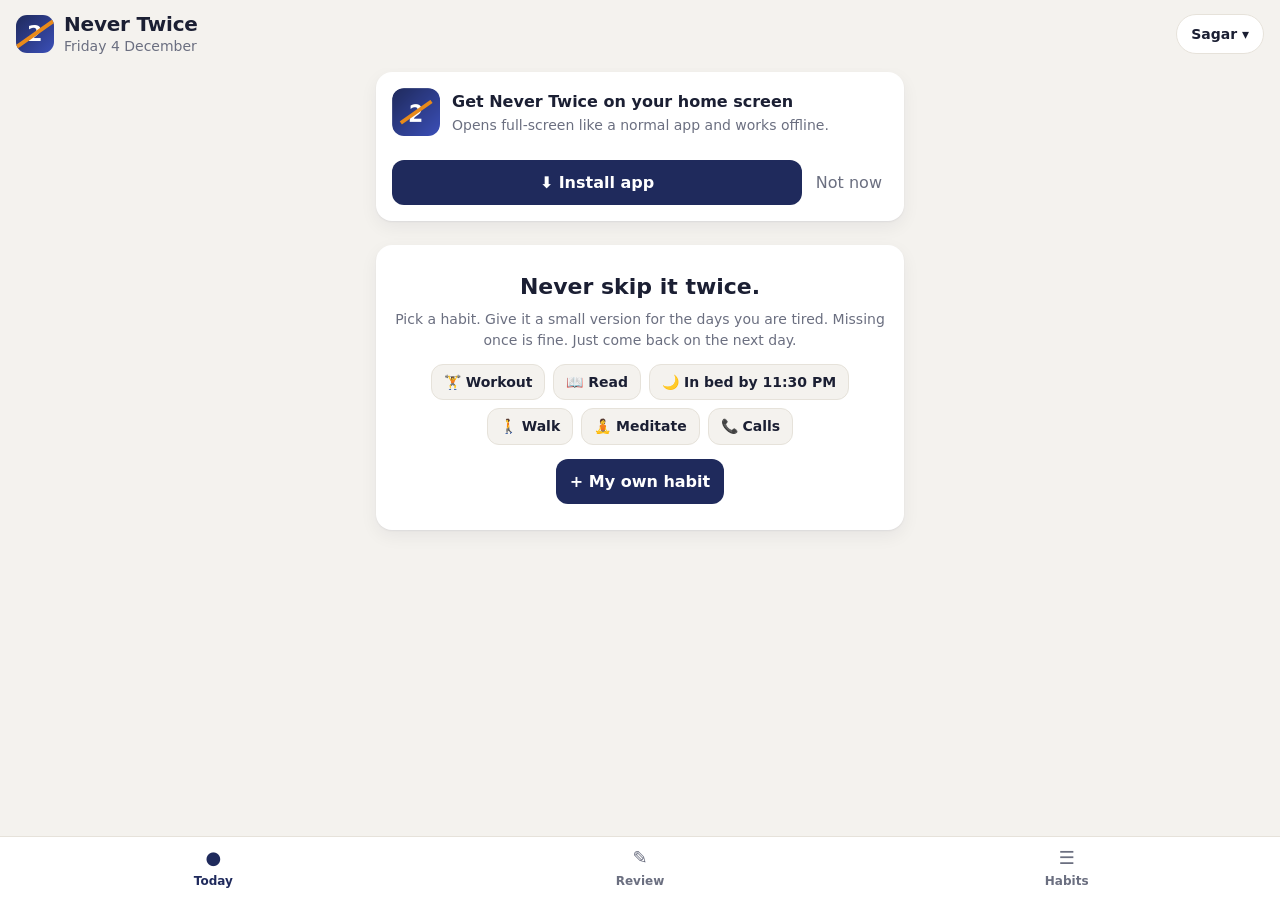
<file: index.html>
<!DOCTYPE html>
<html lang="en">
<head>
  <meta charset="UTF-8">
  <meta name="viewport" content="width=device-width, initial-scale=1, viewport-fit=cover">
  <title>Never Twice</title>
  <meta name="description" content="A habit tracker built on one rule: never skip it twice.">
  <meta name="theme-color" content="#1f2a5c">
  <link rel="manifest" href="manifest.json">
  <link rel="icon" href="icons/icon.svg" type="image/svg+xml">
  <link rel="apple-touch-icon" href="icons/icon-192.png">
  <meta name="apple-mobile-web-app-capable" content="yes">
  <meta name="apple-mobile-web-app-title" content="Never Twice">
  <link rel="stylesheet" href="styles.css">
</head>
<body>
  <header class="top">
    <div class="brand">
      <span class="logo" aria-hidden="true">2<i></i></span>
      <div>
        <h1>Never Twice</h1>
        <p id="today-label" class="muted"></p>
      </div>
    </div>
    <button id="person-btn" class="chip" aria-label="Switch person"></button>
  </header>

  <main>
    <!-- TODAY -->
    <section id="view-today" class="view">
      <div id="install-card"></div>
      <div id="review-nudge"></div>
      <div id="today-summary" class="summary"></div>
      <div id="today-list"></div>
      <div id="rest-list"></div>
    </section>

    <!-- REVIEW -->
    <section id="view-review" class="view" hidden>
      <div class="week-nav">
        <button class="icon-btn" id="wk-prev" aria-label="Previous week">‹</button>
        <div><h2 id="wk-title">Weekly review</h2><p id="wk-range" class="muted"></p></div>
        <button class="icon-btn" id="wk-next" aria-label="Next week">›</button>
      </div>
      <p class="hint center">Nothing to fill in. The app reads your week for you.</p>

      <div class="card">
        <h3 style="margin-bottom:6px">Your week</h3>
        <div id="rv-commit"></div>
      </div>

      <div class="card" id="rv-twice"></div>

      <button id="rv-save" class="btn primary wide">Done ✓</button>
      <p id="rv-saved" class="muted center"></p>
    </section>

    <!-- HABITS -->
    <section id="view-habits" class="view" hidden>
      <div class="rule card">
        <p class="rule-big">Never skip it twice.</p>
        <p class="muted">You will miss sometimes. The first miss is an accident. The second one is a choice. When you come back, start with the small version.</p>
      </div>
      <div class="section-head">
        <h3 class="section-title">Your habits</h3>
        <button id="add-habit" class="btn primary small">+ Add</button>
      </div>
      <div id="habit-list"></div>

      <h3 class="section-title">Stats</h3>
      <div id="stats" class="stats"></div>

      <h3 class="section-title">Backup</h3>
      <div class="card">
        <p class="muted">Your data stays on this phone. Save a backup now and then.</p>
        <div class="row2">
          <button id="export" class="btn ghost">Save backup</button>
          <label class="btn ghost file">Load backup<input id="import" type="file" accept="application/json,.json" hidden></label>
        </div>
      </div>
      <button id="install-btn" class="btn primary wide" data-install>⬇ Install Never Twice on this phone</button>
      <p class="muted center tiny" id="version"></p>
    </section>
  </main>

  <nav class="tabs" role="tablist">
    <button data-view="today" class="active"><span>●</span>Today</button>
    <button data-view="review"><span>✎</span>Review</button>
    <button data-view="habits"><span>☰</span>Habits</button>
  </nav>

  <!-- bottom sheet -->
  <div id="sheet-bg" class="sheet-bg" hidden></div>
  <div id="sheet" class="sheet" hidden role="dialog" aria-modal="true"></div>
  <div id="toast" class="toast" hidden></div>

  <script src="app.js"></script>
</body>
</html>
</file>
<file: styles.css>
:root {
  --bg: #f4f2ee;
  --card: #ffffff;
  --ink: #1b1f33;
  --muted: #6b6f80;
  --line: #e6e2da;
  --navy: #1f2a5c;
  --navy-2: #34418a;
  --done: #1f9d6b;
  --done-soft: #d8f3e7;
  --small: #2fa3b5;
  --small-soft: #d7f0f4;
  --amber: #e88a1a;
  --amber-soft: #fff1dc;
  --red: #d64545;
  --red-soft: #fde4e4;
  --shadow: 0 1px 2px rgba(20, 24, 50, .06), 0 6px 18px rgba(20, 24, 50, .06);
  --r: 16px;
  color-scheme: light;
}
@media (prefers-color-scheme: dark) {
  :root {
    --bg: #11131c; --card: #1b1e2b; --ink: #eceef6; --muted: #9a9fb3; --line: #2c3042;
    --navy: #8fa2ff; --navy-2: #b4c0ff;
    --done-soft: #143a2c; --small-soft: #12343b; --amber-soft: #3a2a12; --red-soft: #3d1b1f;
    --shadow: 0 1px 2px rgba(0,0,0,.3);
    color-scheme: dark;
  }
}
* { box-sizing: border-box; }
html, body { margin: 0; }
body {
  font: 16px/1.45 system-ui, -apple-system, "Segoe UI", Roboto, sans-serif;
  background: var(--bg); color: var(--ink);
  padding-bottom: calc(76px + env(safe-area-inset-bottom));
  -webkit-tap-highlight-color: transparent;
}
[hidden] { display: none !important; }
h1, h2, h3 { margin: 0; line-height: 1.2; }
h1 { font-size: 20px; letter-spacing: -.01em; }
h2 { font-size: 18px; }
h3 { font-size: 16px; }
.muted { color: var(--muted); margin: 0; font-size: 14px; }
.tiny { font-size: 12px; margin-top: 16px; }
.center { text-align: center; }
.hint { color: var(--muted); font-size: 14px; margin: 4px 0 14px; }

/* header */
.top {
  position: sticky; top: 0; z-index: 5;
  display: flex; align-items: center; justify-content: space-between; gap: 12px;
  padding: calc(12px + env(safe-area-inset-top)) 16px 12px;
  background: color-mix(in srgb, var(--bg) 88%, transparent);
  backdrop-filter: blur(10px); -webkit-backdrop-filter: blur(10px);
}
.brand { display: flex; align-items: center; gap: 10px; }
.logo {
  position: relative; width: 38px; height: 38px; border-radius: 11px;
  background: linear-gradient(135deg, #1f2a5c, #3b4fb8); color: #fff;
  display: grid; place-items: center; font-weight: 800; font-size: 22px; overflow: hidden;
}
.logo i { position: absolute; width: 46px; height: 4px; background: var(--amber); transform: rotate(-35deg); border-radius: 2px; }
.chip {
  border: 1px solid var(--line); background: var(--card); color: var(--ink);
  border-radius: 999px; padding: 8px 14px; font: inherit; font-size: 14px; font-weight: 600; min-height: 40px;
}

main { padding: 4px 16px 16px; max-width: 560px; margin: 0 auto; }

/* cards */
.card {
  background: var(--card); border-radius: var(--r); box-shadow: var(--shadow);
  padding: 16px; margin-bottom: 12px; position: relative;
}
.summary { display: flex; gap: 10px; margin-bottom: 12px; }
.summary .tile { flex: 1; background: var(--card); border-radius: 14px; padding: 12px; box-shadow: var(--shadow); }
.tile b { display: block; font-size: 22px; letter-spacing: -.02em; }
.tile span { font-size: 12px; color: var(--muted); }

.habit { border-left: 5px solid var(--line); }
.habit.ok { border-left-color: var(--navy-2); }
.habit.done { border-left-color: var(--done); }
.habit.comeback { border-left-color: var(--amber); background: linear-gradient(0deg, var(--card), var(--card)) padding-box; }
.habit.twice { border-left-color: var(--red); }
.h-top { display: flex; align-items: center; gap: 10px; }
.h-emoji { font-size: 26px; width: 40px; height: 40px; display: grid; place-items: center; border-radius: 12px; background: var(--bg); flex: none; }
.h-name { font-weight: 700; }
.h-sub { font-size: 13px; color: var(--muted); }
.badge { margin-left: auto; font-size: 12px; font-weight: 700; padding: 4px 9px; border-radius: 999px; white-space: nowrap; }
.badge.ok { background: var(--bg); color: var(--muted); }
.badge.done { background: var(--done-soft); color: var(--done); }
.badge.small { background: var(--small-soft); color: var(--small); }
.badge.comeback { background: var(--amber-soft); color: var(--amber); }
.badge.twice { background: var(--red-soft); color: var(--red); }
.msg { margin: 12px 0 0; font-size: 14px; padding: 10px 12px; border-radius: 12px; }
.msg.comeback { background: var(--amber-soft); }
.msg.twice { background: var(--red-soft); }
.msg.back { background: var(--done-soft); }

.dots { display: flex; gap: 3px; margin-top: 12px; flex-wrap: wrap; align-items: center; }
.dot {
  width: 18px; height: 18px; border-radius: 50%; border: 0; padding: 0; cursor: pointer;
  background: var(--line); position: relative;
}
.dot.full { background: var(--done); }
.dot.small { background: var(--small-soft); box-shadow: inset 0 0 0 3px var(--small); }
.dot.miss { background: transparent; box-shadow: inset 0 0 0 2px var(--red); }
.dot.miss.second { background: var(--red); }
.dot.open { background: transparent; border: 2px dashed var(--muted); }
.dots .lbl { font-size: 11px; color: var(--muted); flex-basis: 100%; margin-top: 2px; }

.actions { display: flex; flex-wrap: wrap; gap: 8px; margin-top: 12px; }
.btn {
  appearance: none; border: 0; border-radius: 12px; font: inherit; font-weight: 600;
  padding: 11px 14px; min-height: 44px; cursor: pointer; text-decoration: none;
  display: inline-flex; align-items: center; justify-content: center; gap: 6px; text-align: center;
}
.btn.primary { background: var(--navy); color: #fff; }
@media (prefers-color-scheme: dark) { .btn.primary { color: #11131c; } }
.btn.done { background: var(--done); color: #fff; }
.btn.amber { background: var(--amber); color: #fff; }
.btn.ghost { background: var(--bg); color: var(--ink); border: 1px solid var(--line); }
.btn.link { background: none; color: var(--muted); padding: 11px 6px; font-weight: 500; }
.btn.danger { background: var(--red-soft); color: var(--red); }
.btn.small { min-height: 36px; padding: 7px 12px; font-size: 14px; }
.btn.wide { width: 100%; }
.btn:active { transform: scale(.98); }
.actions .grow { flex: 1 1 160px; }

.section-title { margin: 22px 0 10px; font-size: 13px; text-transform: uppercase; letter-spacing: .06em; color: var(--muted); }
.section-head { display: flex; align-items: center; justify-content: space-between; }
.section-head .section-title { margin-bottom: 10px; }
.rest .h-emoji { font-size: 20px; width: 32px; height: 32px; }
.rest { padding: 12px 14px; }

.nudge {
  background: linear-gradient(135deg, #1f2a5c, #3b4fb8); color: #fff; border-radius: var(--r);
  padding: 14px 16px; margin-bottom: 12px; display: flex; gap: 12px; align-items: center;
}
.nudge p { margin: 2px 0 0; font-size: 14px; opacity: .85; }
.nudge .btn { background: #fff; color: #1f2a5c; margin-left: auto; flex: none; }

.empty { text-align: center; padding: 26px 18px; }
.empty .big { font-size: 22px; font-weight: 800; margin: 0 0 6px; }
.sugs { display: flex; flex-wrap: wrap; gap: 8px; justify-content: center; margin-top: 14px; }

/* review */
.week-nav { display: flex; align-items: center; gap: 10px; margin-top: 6px; }
.week-nav > div { flex: 1; text-align: center; }
.icon-btn { width: 44px; height: 44px; border-radius: 12px; border: 1px solid var(--line); background: var(--card); color: var(--ink); font-size: 22px; cursor: pointer; }
.icon-btn:disabled { opacity: .35; }
.q { padding-left: 56px; }
.qn {
  position: absolute; left: 14px; top: 14px; width: 30px; height: 30px; border-radius: 50%;
  background: var(--navy); color: #fff; display: grid; place-items: center; font-weight: 800; font-size: 15px;
}
@media (prefers-color-scheme: dark) { .qn { color: #11131c; } }
.qn.warn { background: var(--red); color: #fff; }
.qn.go { background: var(--done); color: #fff; }
.q h3 { margin: 4px 0 10px; }
textarea, input, select {
  width: 100%; font: inherit; color: var(--ink); background: var(--bg);
  border: 1px solid var(--line); border-radius: 12px; padding: 10px 12px; min-height: 44px;
}
textarea { resize: vertical; margin-top: 8px; }
label { display: block; font-size: 13px; color: var(--muted); margin-bottom: 10px; }
label > input, label > select { margin-top: 4px; }
.row2 { display: flex; gap: 10px; }
.row2 > * { flex: 1; }
.rv-row { display: flex; flex-wrap: wrap; align-items: center; gap: 4px 8px; padding: 8px 0; border-bottom: 1px solid var(--line); font-size: 14px; }
.rv-row:last-child { border-bottom: 0; }
.rv-row .n { flex-basis: 100%; color: var(--muted); font-size: 13px; display: flex; flex-wrap: wrap; gap: 4px; align-items: center; }
main { overflow-x: hidden; }
.pill { font-size: 12px; font-weight: 700; padding: 2px 8px; border-radius: 999px; }
.pill.full { background: var(--done-soft); color: var(--done); }
.pill.small { background: var(--small-soft); color: var(--small); }
.pill.miss { background: var(--red-soft); color: var(--red); }
.good { color: var(--done); font-size: 14px; margin: 0; font-weight: 600; }
.past { font-size: 14px; }
.past b { display: block; margin-bottom: 4px; }
.past p { margin: 4px 0; }
.past .k { color: var(--muted); font-size: 12px; text-transform: uppercase; letter-spacing: .05em; }

/* habits */
.rule { background: linear-gradient(135deg, #1f2a5c, #3b4fb8); color: #fff; }
.rule .muted { color: rgba(255,255,255,.8); }
.rule-big { font-size: 24px; font-weight: 800; margin: 0 0 6px; letter-spacing: -.02em; }
.hrow { display: flex; align-items: center; gap: 10px; cursor: pointer; }
.hrow .h-sub { font-size: 12px; }
.stats { display: grid; grid-template-columns: 1fr 1fr; gap: 10px; }
.stats .tile { background: var(--card); border-radius: 14px; padding: 12px; box-shadow: var(--shadow); }
.file { position: relative; }

/* tabs */
.tabs {
  position: fixed; left: 0; right: 0; bottom: 0; z-index: 6;
  display: flex; background: var(--card); border-top: 1px solid var(--line);
  padding-bottom: env(safe-area-inset-bottom);
}
.tabs button {
  flex: 1; border: 0; background: none; color: var(--muted); font: inherit; font-size: 12px; font-weight: 600;
  padding: 8px 0 10px; min-height: 58px; display: flex; flex-direction: column; align-items: center; gap: 2px; cursor: pointer;
}
.tabs button span { font-size: 18px; }
.tabs button.active { color: var(--navy); }

/* sheet */
.sheet-bg { position: fixed; inset: 0; background: rgba(10, 12, 25, .45); z-index: 20; }
.sheet {
  position: fixed; left: 0; right: 0; bottom: 0; z-index: 21; max-height: 88vh; overflow: auto;
  background: var(--card); border-radius: 20px 20px 0 0; padding: 18px 16px calc(18px + env(safe-area-inset-bottom));
  max-width: 560px; margin: 0 auto; animation: up .2s ease-out;
}
@keyframes up { from { transform: translateY(30px); opacity: 0; } }
.sheet h2 { margin-bottom: 12px; }
.daypick { display: flex; gap: 6px; margin: 4px 0 12px; }
.daypick button {
  flex: 1; min-height: 42px; border-radius: 10px; border: 1px solid var(--line); background: var(--bg);
  color: var(--ink); font: inherit; font-size: 13px; font-weight: 600; cursor: pointer; padding: 0;
}
.daypick button.on { background: var(--navy); color: #fff; border-color: var(--navy); }
@media (prefers-color-scheme: dark) { .daypick button.on { color: #11131c; } }
.quick { display: flex; gap: 6px; flex-wrap: wrap; margin-bottom: 14px; }
.stack { display: grid; gap: 8px; }

.more { margin-bottom: 14px; }
.more summary { cursor: pointer; color: var(--muted); font-size: 14px; font-weight: 600; padding: 8px 0; }
.more[open] summary { margin-bottom: 8px; }
.tw + .tw { border-top: 1px solid var(--line); margin-top: 8px; padding-top: 4px; }
.btn:disabled { opacity: .55; }
.installcard { display: flex; flex-wrap: wrap; gap: 12px; align-items: center; }
.installcard img { border-radius: 12px; flex: none; }
.installcard > div:nth-child(2) { flex: 1; min-width: 0; }
.installcard p { margin-top: 2px; }
.isteps { padding-left: 22px; margin: 0 0 14px; }
.isteps li { margin-bottom: 10px; }
.toast {
  position: fixed; left: 50%; bottom: calc(86px + env(safe-area-inset-bottom)); transform: translateX(-50%);
  background: var(--ink); color: var(--bg); padding: 11px 16px; border-radius: 12px; font-size: 14px; font-weight: 600;
  z-index: 30; max-width: calc(100% - 32px); text-align: center; box-shadow: var(--shadow);
}
</file>
